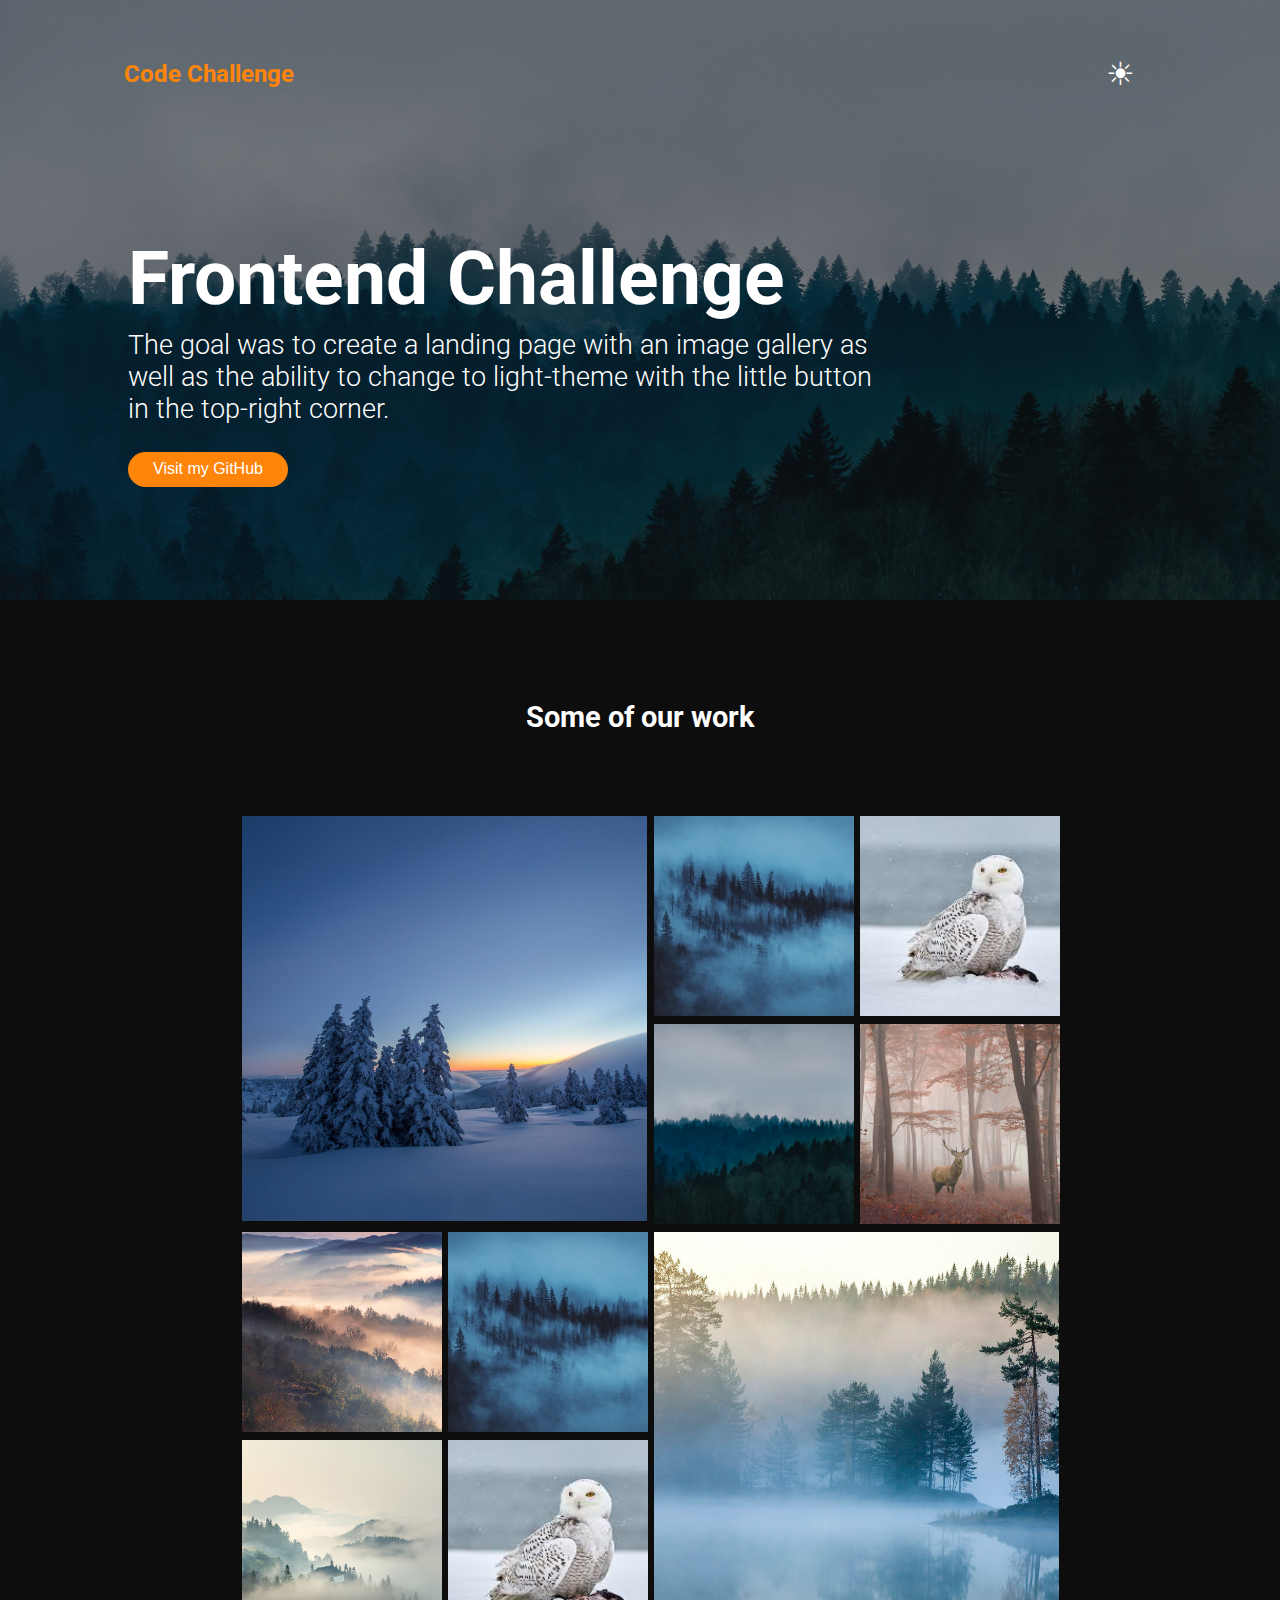
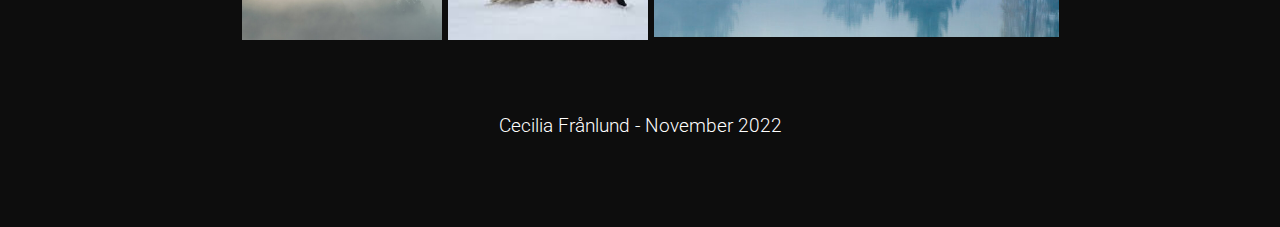
<file: index.html>
<!DOCTYPE html>
<html lang="en">
<head>
    <meta charset="UTF-8">
    <meta http-equiv="X-UA-Compatible" content="IE=edge">
    <meta name="viewport" content="width=device-width, initial-scale=1.0">
    <link rel="stylesheet" type="text/css" href="styles.css" />
    <style>
        @import url('https://fonts.googleapis.com/css2?family=Roboto:wght@300;400;500;700&display=swap');
    </style>
    <title>Frontend test - Cecilia Frånlund 2022</title>
</head>

<body id="body" class="dark-mode">
<!---Hero & nav module--->     
   <header>
     <div class="hero-img">
        <img class="heroImg" src="/images/2.jpg" alt="Larger image">
    </div>
    <nav>
        <h2>Code Challenge</h2>
        <button class="toggle-btn" type="button" name="dark_light" id="toggle" 
        onclick="toggleDarkLight()" title="Toggle dark-light mode"><span id="toggledBtn">☀ </span></button>
     </nav>
     <div class="hero-text">
        <h1>Frontend Challenge</h1>
        <p>The goal was to create a landing page with an image gallery as well as the ability to change to light-theme with the little button in the top-right corner.</p>
        <a 
        href="https://github.com/Sneezan"
        target="_blank">
        <button class="cta-btn">Visit my GitHub</button></a>
 
    </div>
    </div>
   </header>

<!---Gallery module--->   
<div class="about-us">
    <h2 class="about-us">Some of our work</h2>
</div>

<div class="wrap">
    <div class="gallery-wrap">
        <div class="div1">
            <img class="div1" src="/images/1.jpg" alt="Larger image" width="405" height="405">
        </div>
        <div class="div2">
            <img class="div2" src="/images/3.jpg" alt="Smaller image" width="200" height="200">
        </div>
        <div class="div3">
            <img class="div3" src="/images/4.jpeg" alt="Smaller image" width="200" height="200">
        </div>
        <div class="div4">
            <img class="div4" src="/images/2.jpg" alt="Smaller image" width="200" height="200">
        </div>
        <div class="div5">
            <img class="div5" src="/images/5.jpg" alt="Smaller image" width="200" height="200">
        </div>
        <div class="div6">
            <img class="div6" src="/images/6.jpg" alt="Smaller image" width="200" height="200">
        </div>
        <div class="div7">
            <img class="div7" src="/images/3.jpg" alt="Smaller image" width="200" height="200">
        </div>
        <div class="div8">
            <img class="div8" src="/images/7.jpg" alt="Smaller image" width="200" height="200">
        </div>
        <div class="div9">
            <img class="div9" src="/images/4.jpeg" alt="Smaller image" width="200" height="200">
        </div>
        <div class="div10">
            <img class="div10" src="/images/8.jpg" alt="Larger image" width="405" height="405">
        </div>  
</div>
</div>

<footer>
    <p class="footer-text">Cecilia Frånlund - November 2022</p>
</footer>
</body>

<script src="LandingPage.js"></script>
</html>
</file>
<file: styles.css>
:root {
    --dark: #0d0d0d;
    --light: #ffffff;
    --accent: #ff850a;
  }

body, html {
    margin: 0;
    font-family: 'Roboto', sans-serif;
}

body.dark-mode {
  background-color: var(--dark);
  color: var(--light);
}

body.light-mode {
  background-color: var(--light);
  color: var(--dark) ;
}

/* -----HERO IMG ----- */
.hero-img img{
    width: 100vw;
    height: 600px;
    object-fit: cover;
    display: flex;
    position: relative;
    opacity: 60%;
}

header{
    height: 620px;
}

/* ----NAV/ TOPPER---- */
nav{
  display: flex;
  color: var(--accent);
  position: relative;
  bottom: 560px;
  left: 60px;
  width: 90%;
  margin: 0 auto;
}

span{
  color: var(--light);
  font-size: 2rem;
}

.toggle-btn {
  background-color: transparent;
  position: relative;
  border: none;
  left: 70%;
}

@media (max-width: 800px) {
  .toggle-btn {
    left: 40%;
  }
}

/* ----HERO TEXT----- */
.hero-text{
  position: relative;
  bottom: 440px;
  left: 10%;
  max-width: 60%;
}
@media (max-width: 700px) {
  .hero-text {
    max-width: 70%;
  }
}
@media (max-width: 1200px) {
  .hero-text {
    max-width: 70%;
  }
}

h1{
  font-size: 4.7rem;
  line-height: 0;
}

@media (max-width: 700px) {
  h1 {
    font-size: 3rem;
  }
}
@media (max-width: 1000px) {
  h1 {
    font-size: 3rem;
  }
}



p{
    font-size: 1.7rem;
    font-weight: 300;
}
.cta-btn{
    background-color: var(--accent);
    color: var(--light);
    font-size: 1rem;
    width: 160px;
    height: 35px;
    border-radius: 40px;
    border: none;
}

.cta-btn:hover{
    background-color: var(--light);
    color: var(--accent);
}


 /*  -----GALLERY-----  */ 
.about-us{
display: flex;
}

.about-us h2{
    margin: 0 auto;
    padding: 80px;
    font-size: 1.8rem;
}

.wrap {
  display: grid;    
  place-items: center;
}
@media (max-width: 1000px) {
  .wrap {
    padding-left: 15%;
  }
}

@media (max-width: 1000px) {
  .gallery-wrap img {
    width: 100%;
    height: 100%;
  }
}


.gallery-wrap {
    display: grid; 
    grid-template-columns: repeat(5, 1fr); 
    grid-template-rows: repeat(5, 1fr); 
    grid-column-gap: 2px;
    grid-row-gap: 0; 
    max-width: 800px;
    max-height: 900px;
    margin: 0 auto;  
}


.gallery-wrap img{
    object-fit: cover;
    margin: 2px;
}


.gallery-wrap img:hover{
    transition: ease-in-out .3s;
    transform: scale(1.3);
}

.div1 { grid-area: 1 / 1 / 3 / 3; }
.div2 { grid-area: 1 / 3 / 2 / 4; } 
.div3 { grid-area: 1 / 4 / 2 / 5; } 
.div4 { grid-area: 2 / 3 / 3 / 4; } 
.div5 { grid-area: 2 / 4 / 3 / 5; } 
.div6 { grid-area: 3 / 1 / 4 / 2; } 
.div7 { grid-area: 3 / 2 / 4 / 3; } 
.div8 { grid-area: 4 / 1 / 5 / 2; } 
.div9 { grid-area: 4 / 2 / 5 / 3; } 
.div10{ grid-area: 3 / 3 / 5 / 5; } 



/*  ---FOOTER----  */
footer{
    display: flex;
}
.footer-text{
    margin: 0 auto;
    font-size: 1.2rem;
    font-weight: 300;
    padding-bottom: 90px;
}
</file>
